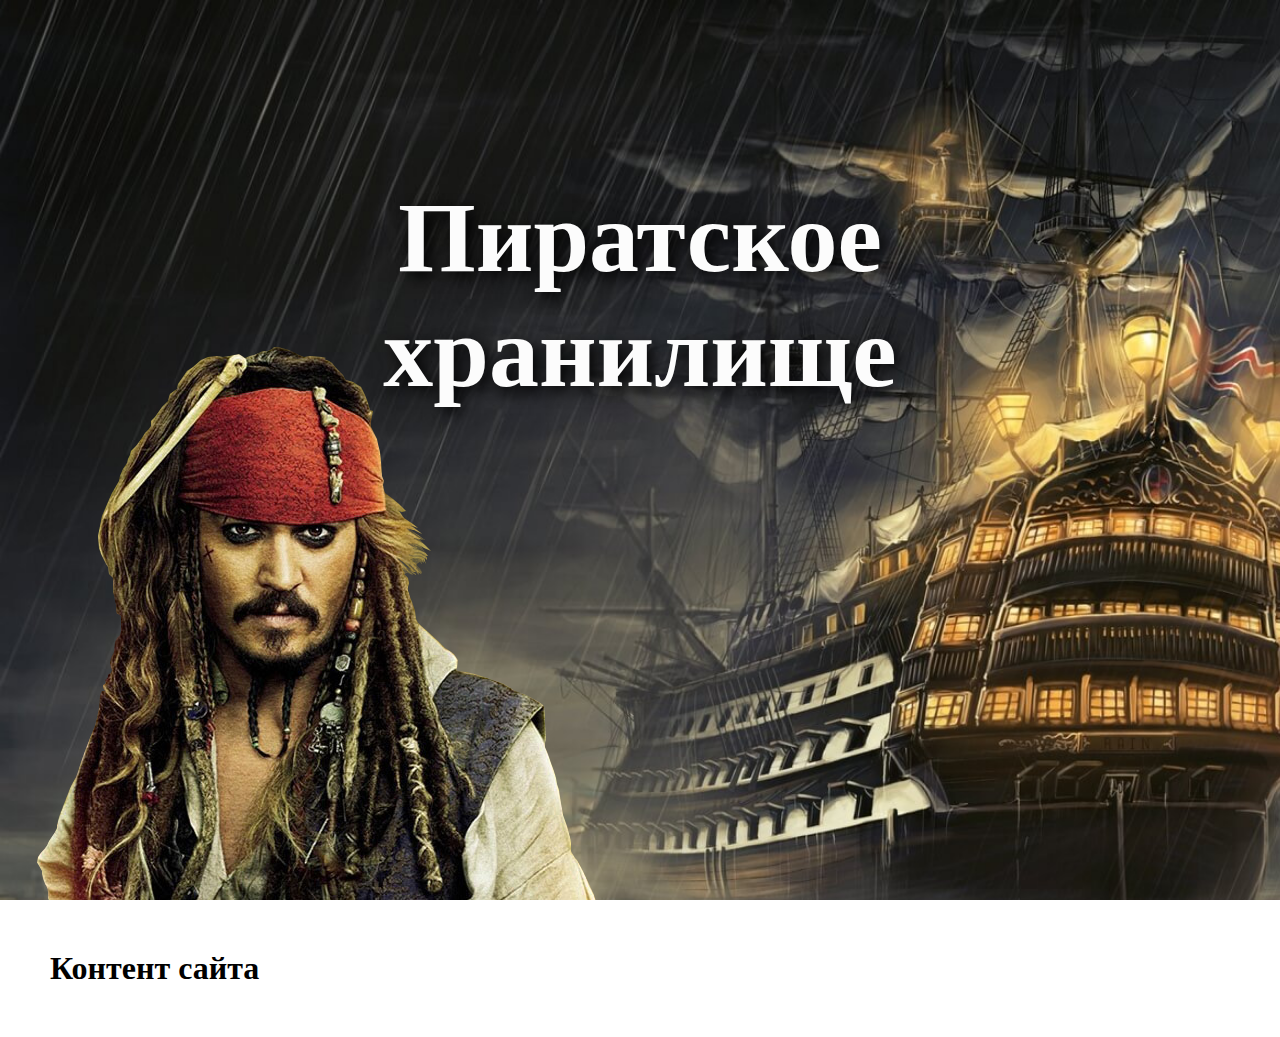
<file: parallaxMouse/index.html>
<!DOCTYPE html>
<html lang="ru">
<head>
    <meta charset="UTF-8">
    <meta name="viewport" content="width=device-width, initial-scale=1.0">
    <title>Document</title>
    <style>
        *{
            margin: 0;
            padding: 0;
            border: 0;
            box-sizing: border-box;
        }
        body{
            width: 100%;
            min-height: 100vh;
        }
        header{
            width: 100%;
            height: 100vh;
            overflow: hidden;
        }
        .bg{
            width: 110%;
            height: 110%;
            background-image: url(img.jpg);
            background-size: cover;
            position: relative;
        }
        .pirat{
            width: 100%;
            height: 100%;
            background-image: url(pirat.png);
            position: absolute;
            bottom: -35%;
            left: -20%;
            background-repeat: no-repeat;
        }
        .text{
            font-size: 100px;
            font-weight: bold;
            color: #fcfcfc;
            position: absolute;
            left: 50%;
            top: 20%;
            transform: translate(-50%);
            text-shadow: 5px 5px 15px #000000;
            text-align: center;
        }
        .main{
            padding: 50px;
        }
    </style>
</head>
<body>

    <header class="header">
        <div class="bg">
            <div class="pirat"></div>
        </div>
        <div class="text">Пиратское хранилище</div>
    </header>

    <main class="main">
        <h1>Контент сайта</h1>
    </main>
    
    <script>
        let bg = document.querySelector('.bg');
        let pirat = document.querySelector('.pirat');
        document.onmousemove = (e) => {
            let x = e.clientX / window.innerWidth;
            let y = e.clientY / window.innerHeight;
            bg.style.transform = `translate(-${x*50}px, -${y*50}px)`;
            pirat.style.transform = `translate(-${x*100}px, -${y*100}px)`;
        }
    </script>
</body>
</html>
</file>
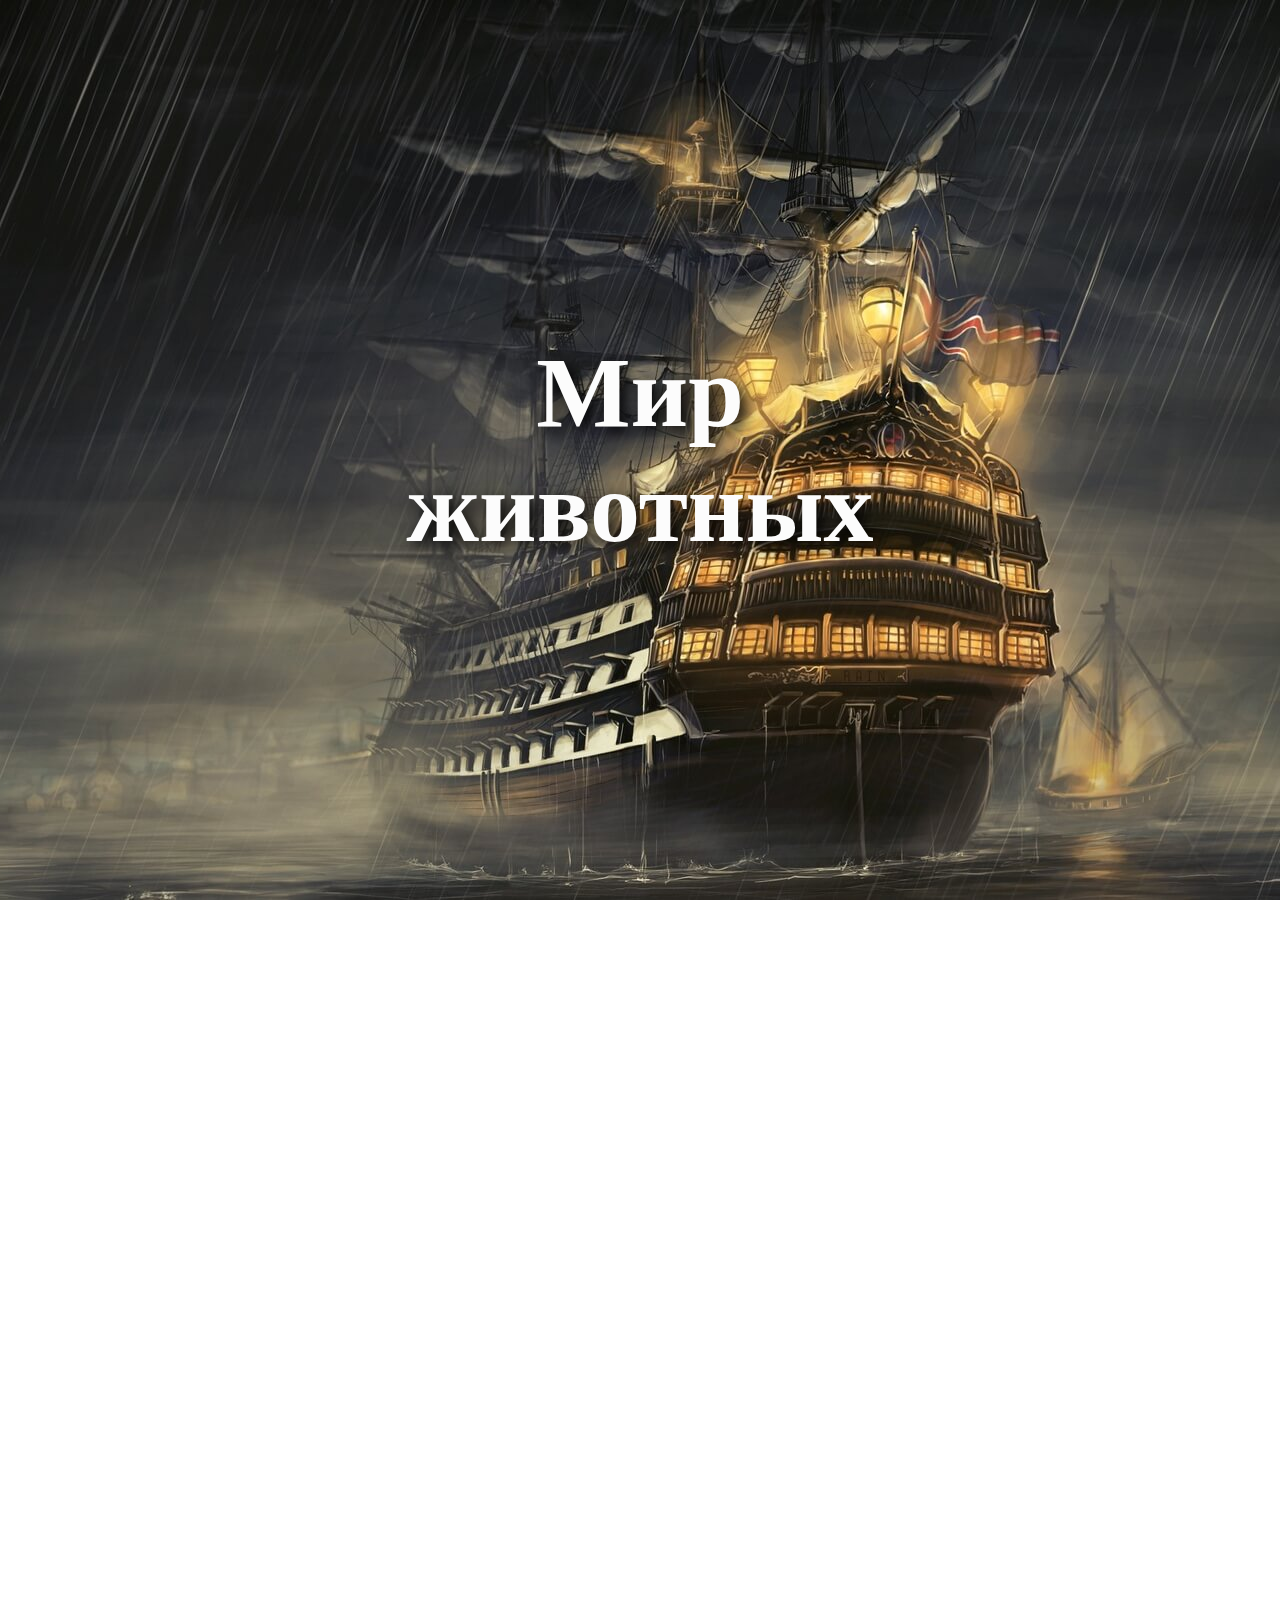
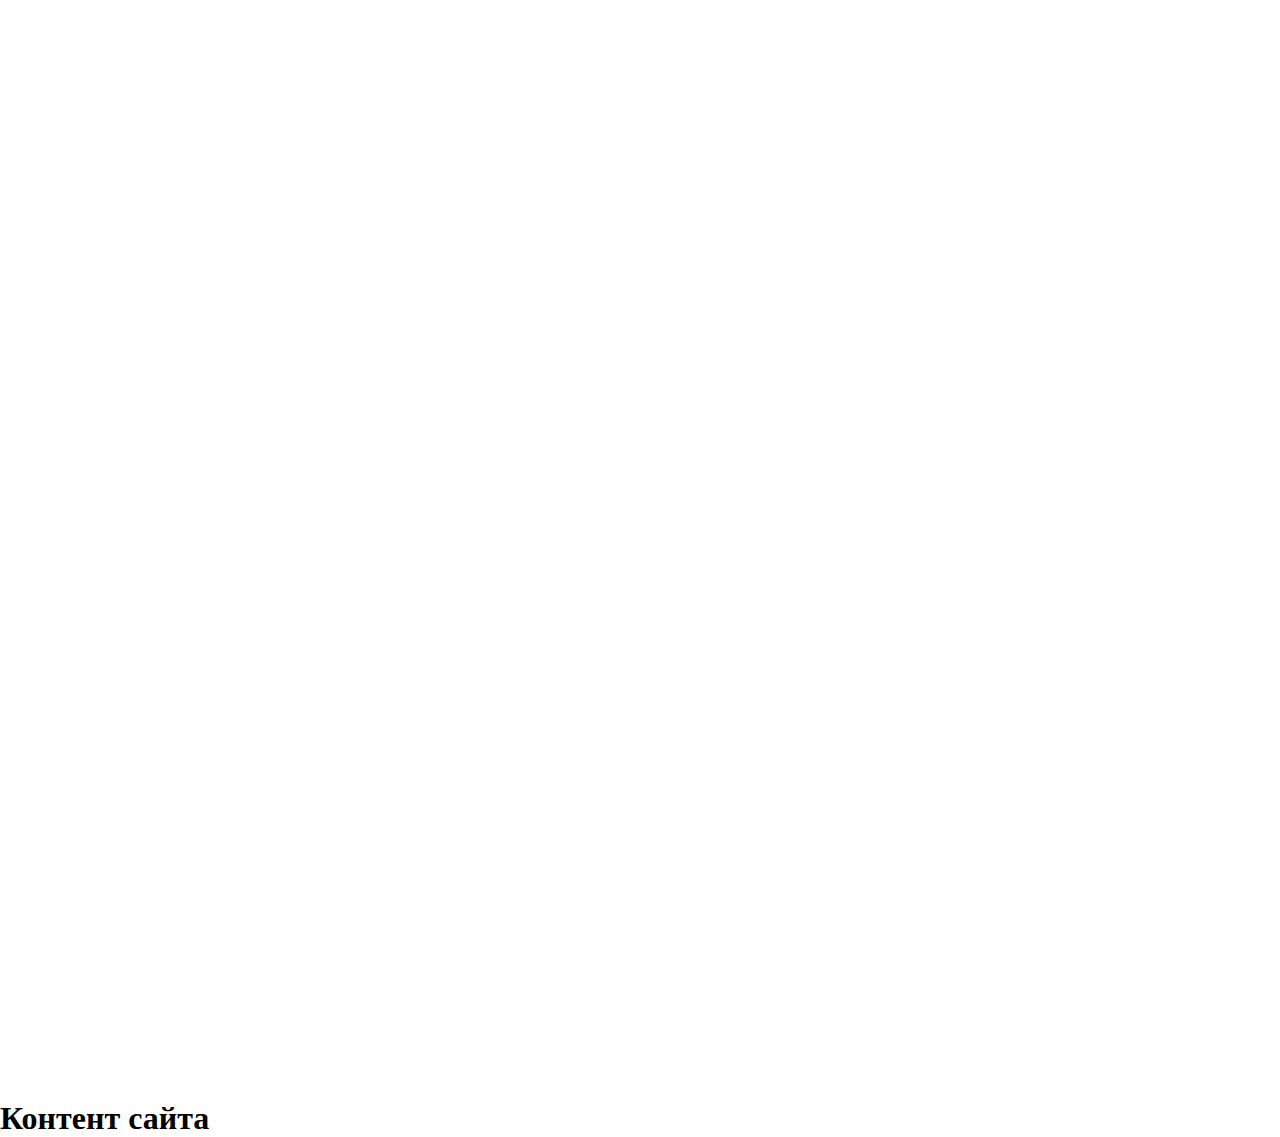
<file: parallaxScroll/index.html>
<!DOCTYPE html>
<html lang="ru">
<head>
    <meta charset="UTF-8">
    <meta name="viewport" content="width=device-width, initial-scale=1.0">
    <title>Document</title>
    <style>
        *{
            margin: 0;
            padding: 0;
        }
        body{
            height: 200vh;
        }
        .parallax__image{
            height: 100vh;
            background-attachment: fixed;
            background-repeat: no-repeat;
            background-position: center center;
            background-size: cover;
        }
        .parallax__image:nth-child(1)
        {
            background-image: url(img1.jpg);
        }
        .parallax__image:nth-child(2)
        {
            background-image: url(img2.jpeg);
        }
        .parallax__image:nth-child(3)
        {
            background-image: url(img3.jpeg);
        }
        .header{
            position: fixed;
            top: 50%;
            left: 50%;
            transform: translate(-50%, -50%);
            font-size: 100px;
            color: #fcfcfc;
            text-shadow: 5px 5px 15px black;
            text-align: center;
        }
    </style>
</head>

<body>

    <h1 class="header">Мир животных</h1>

    <div class="parallax">
        <div class="parallax__image"></div>
        <div class="parallax__image"></div>
        <div class="parallax__image"></div>
    </div>

    <main class="main">
        <h1>Контент сайта</h1>
    </main>
    
    <script>

    </script>
</body>
</html>
</file>
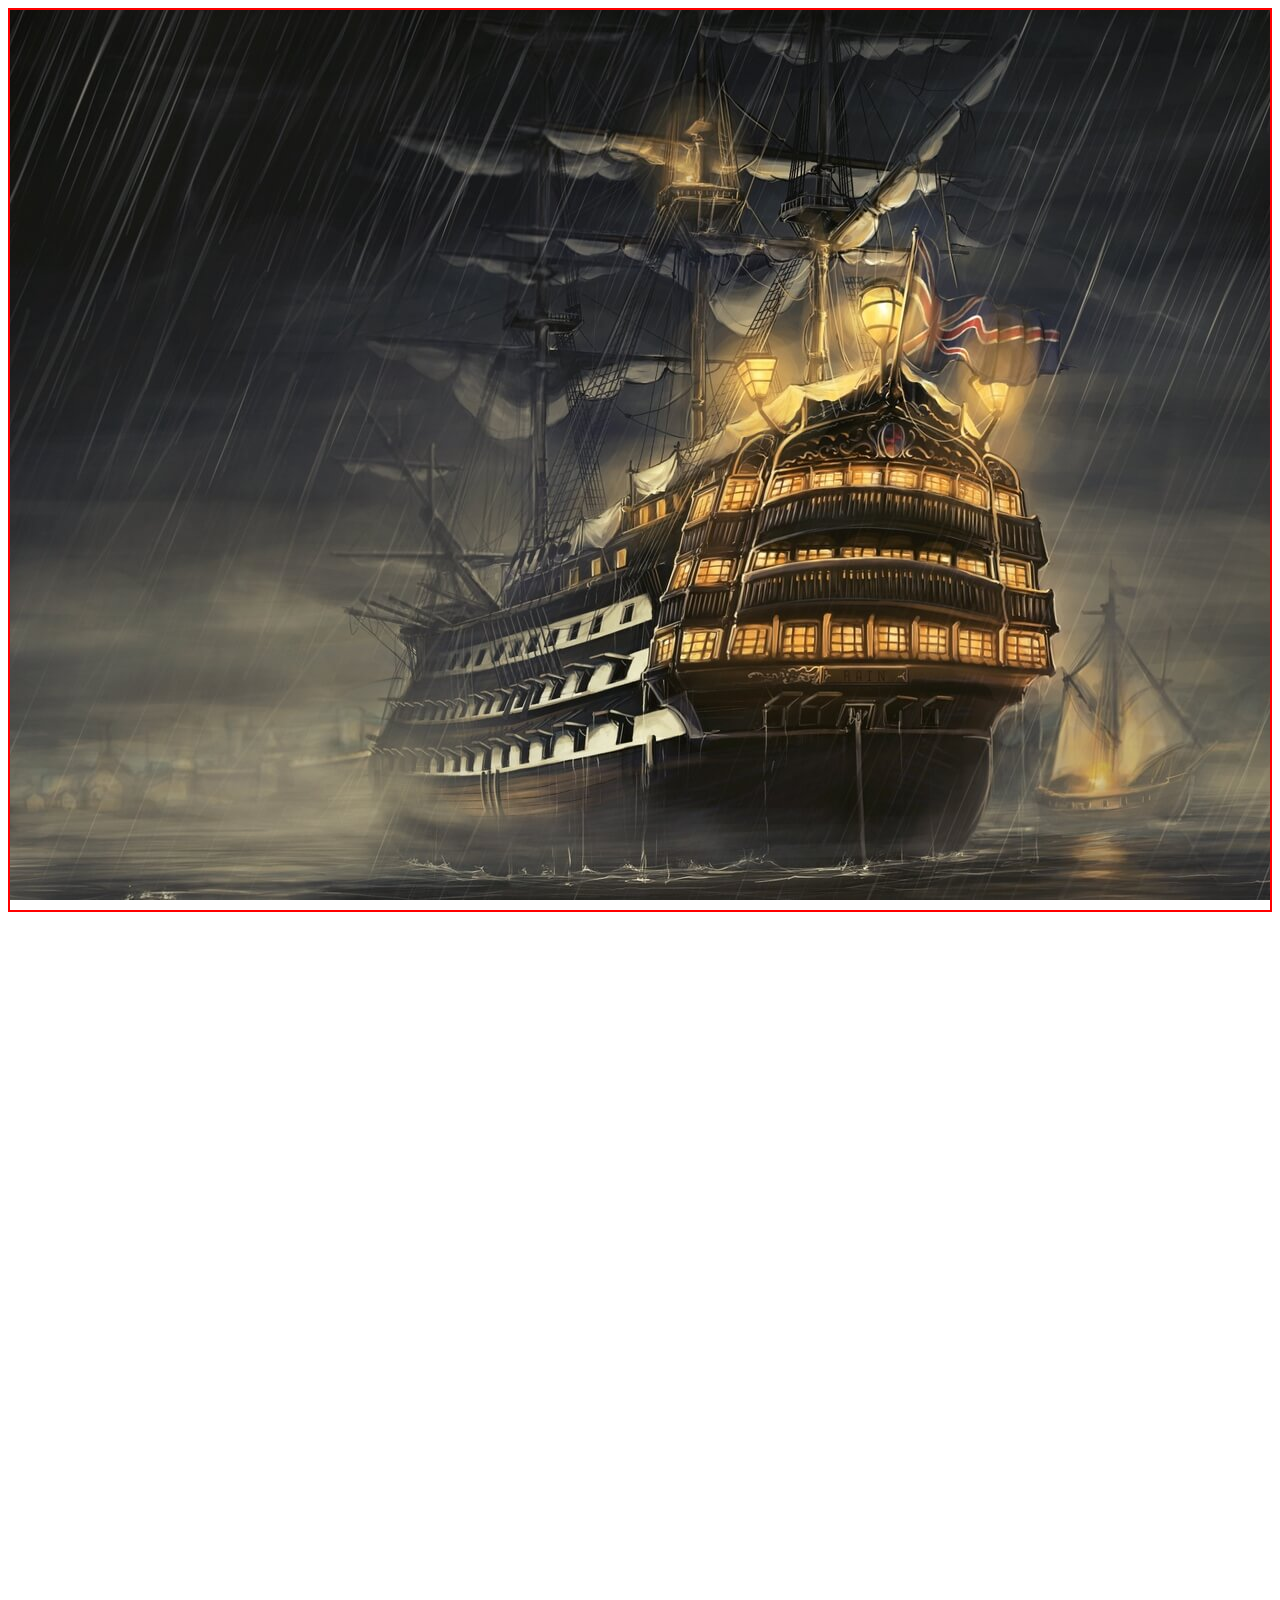
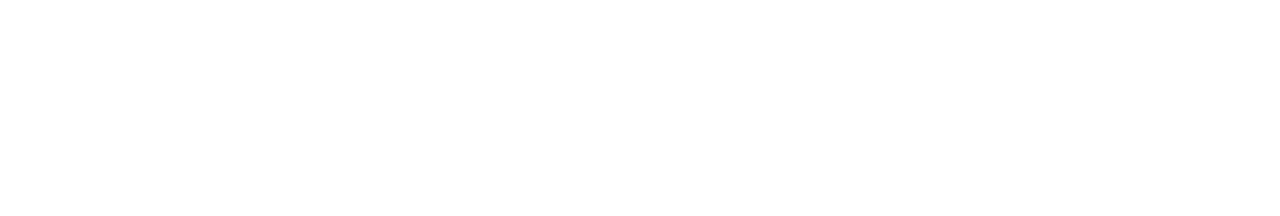
<file: parallaxScroll_idea/index.html>
<!DOCTYPE html>
<html lang="ru">
<head>
    <meta charset="UTF-8">
    <meta name="viewport" content="width=device-width, initial-scale=1.0">
    <title>Document</title>
</head>
<style>
    .test{
        border: 2px solid red;
        height: 100vh;
        background-image: url(img1.jpg);
        background-repeat: no-repeat;
        background-position: center;
        background-attachment: fixed;
    }
    body{
        height: 200vh;
    }

</style>
<body>
    
    <div class="test">

    </div>

</body>
</html>
</file>
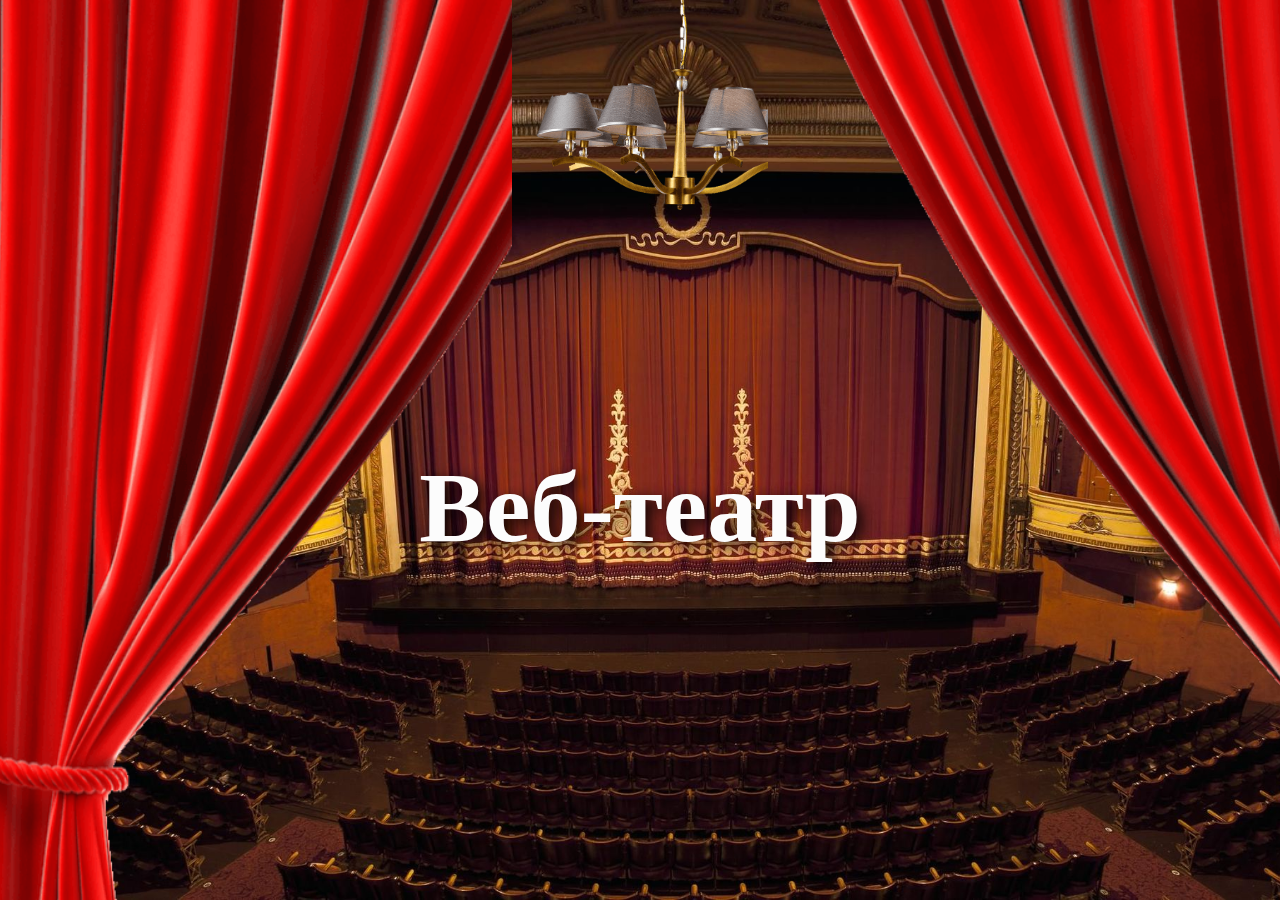
<file: театр/index.html>
<!DOCTYPE html>
<html lang="en">
<head>
    <meta charset="UTF-8">
    <meta name="viewport" content="width=device-width, initial-scale=1.0">
    <title>Document</title>
    <style>
        *{
            margin: 0;
            padding: 0;
            box-sizing: border-box;
            border: 0;
        }
        body{
            width: 100%;
            min-height: 100vh;
        }
        .content{
            width: 100vw;
            height: 100vh;
            overflow: hidden;
            position: relative;
            background-image: url(bg.jpg);
            background-size: cover;
        }
        .content__left{
            background-image: url(imgLeft.png);
            background-repeat: no-repeat;
            background-size: cover;
            position: absolute;
            height: 150%;
            width: 50%;
            left: -10%;
            top: -10%;
        }
        .content__right{
            background-image: url(imgRight.png);
            background-repeat: no-repeat;
            background-size: cover;
            position: absolute;
            height: 150%;
            width: 50%;
            right: -10%;
            top: -10%;
        }
        .content__lamp{
            background-image: url(lamp.png);
            height: 300px;
            background-repeat: no-repeat;
            background-size: cover;
            position: absolute;
            /* transform: translate(-50%); */
            width: 20%;
            left: 40%;
            top: -10%;
        }
        .text{
            font-size: 100px;
            text-shadow: 5px 5px 15px black;
            color: #fcfcfc;
            position: absolute;
            left: 50%;
            top: 50%;
            transform: translate(-50%);
        }
    </style>
</head>
<body>

    <div class="content">
        <div class="content__left"></div>
        <div class="content__right"></div>
        <div class="content__lamp"></div>
        <h1 class="text">Веб-театр</h1>
    </div>
    
    <script>
        let left = document.querySelector('.content__left');
        let right = document.querySelector('.content__right');
        let lamp = document.querySelector('.content__lamp');
        document.onmousemove = (e) => {

            let x = e.clientX / window.innerWidth;
            let y = e.clientY / window.innerHeight;

            if (x <= window.innerWidth/2)
            {
                left.style.transform = `translate(-${x*150}px, -${y*150}px)`;
                right.style.transform = `translate(-${x*150}px, -${y*150}px)`;
                lamp.style.transform = `translate(-${x*50}px, -${y*50}px)`;
            } else {
                left.style.transform = `translate(${x*150}px, -${y*150}px)`;
                right.style.transform = `translate(${x*150}px, -${y*150}px)`;
                lamp.style.transform = `translate(${x*50}px, -${y*50}px)`;
            }

        }
    </script>
</body>
</html>
</file>
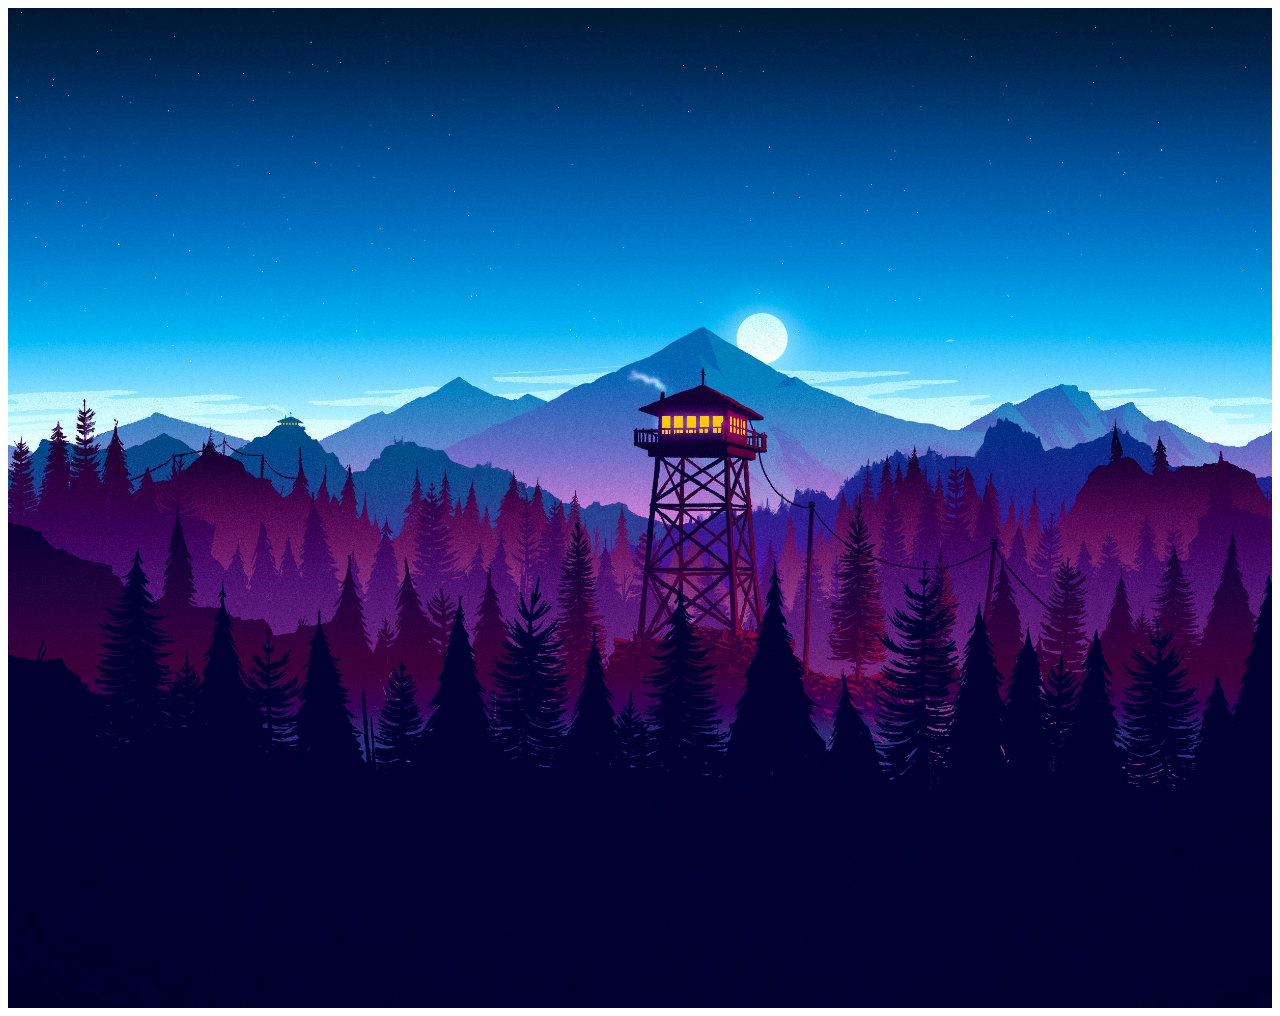
<file: parallaxbg.html>
<!DOCTYPE html>
<html lang="en">
<head>
    <meta charset="UTF-8">
    <meta name="viewport" content="width=device-width, initial-scale=1.0">
    <title>Алтай</title>
    <link rel="stylesheet" href="css/stylebg.css">
</head>
<body>
    <div class="mouse-parallax">
        <div class="mouse-parallax__bg">

        </div>
    </div>
    <script src="js/scriptbg.js"></script>
</body>
</html>
</file>
<file: css/stylebg.css>
.mouse-parallax {
    height: 1000px;
    position: relative;
    overflow: hidden;
}

.mouse-parallax__bg {
    position: absolute;
    background-image: url("../img/photo.jpg");
    background-repeat: no-repeat;
    background-position: center center;
    background-size: cover;
    width: 110%;
    height: 110%;
    transition: all 0.1s ease;
}
</file>
